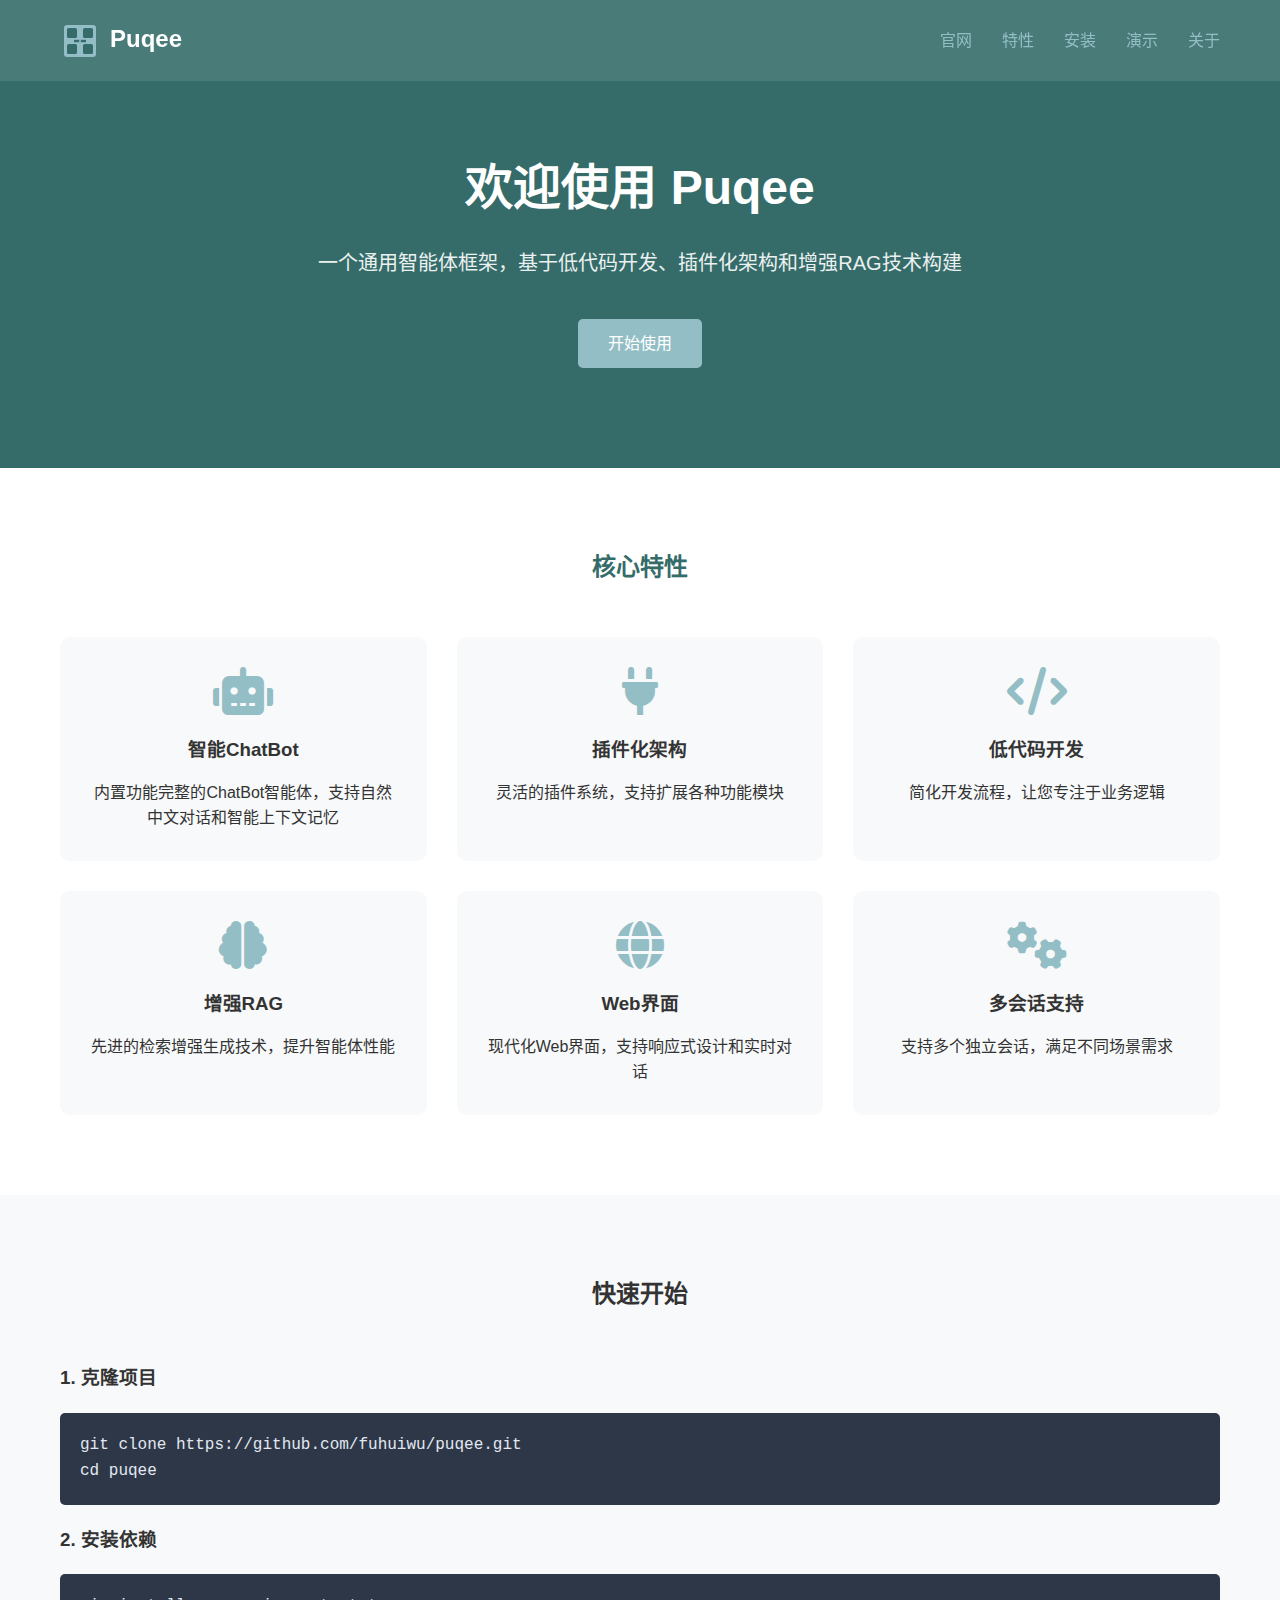
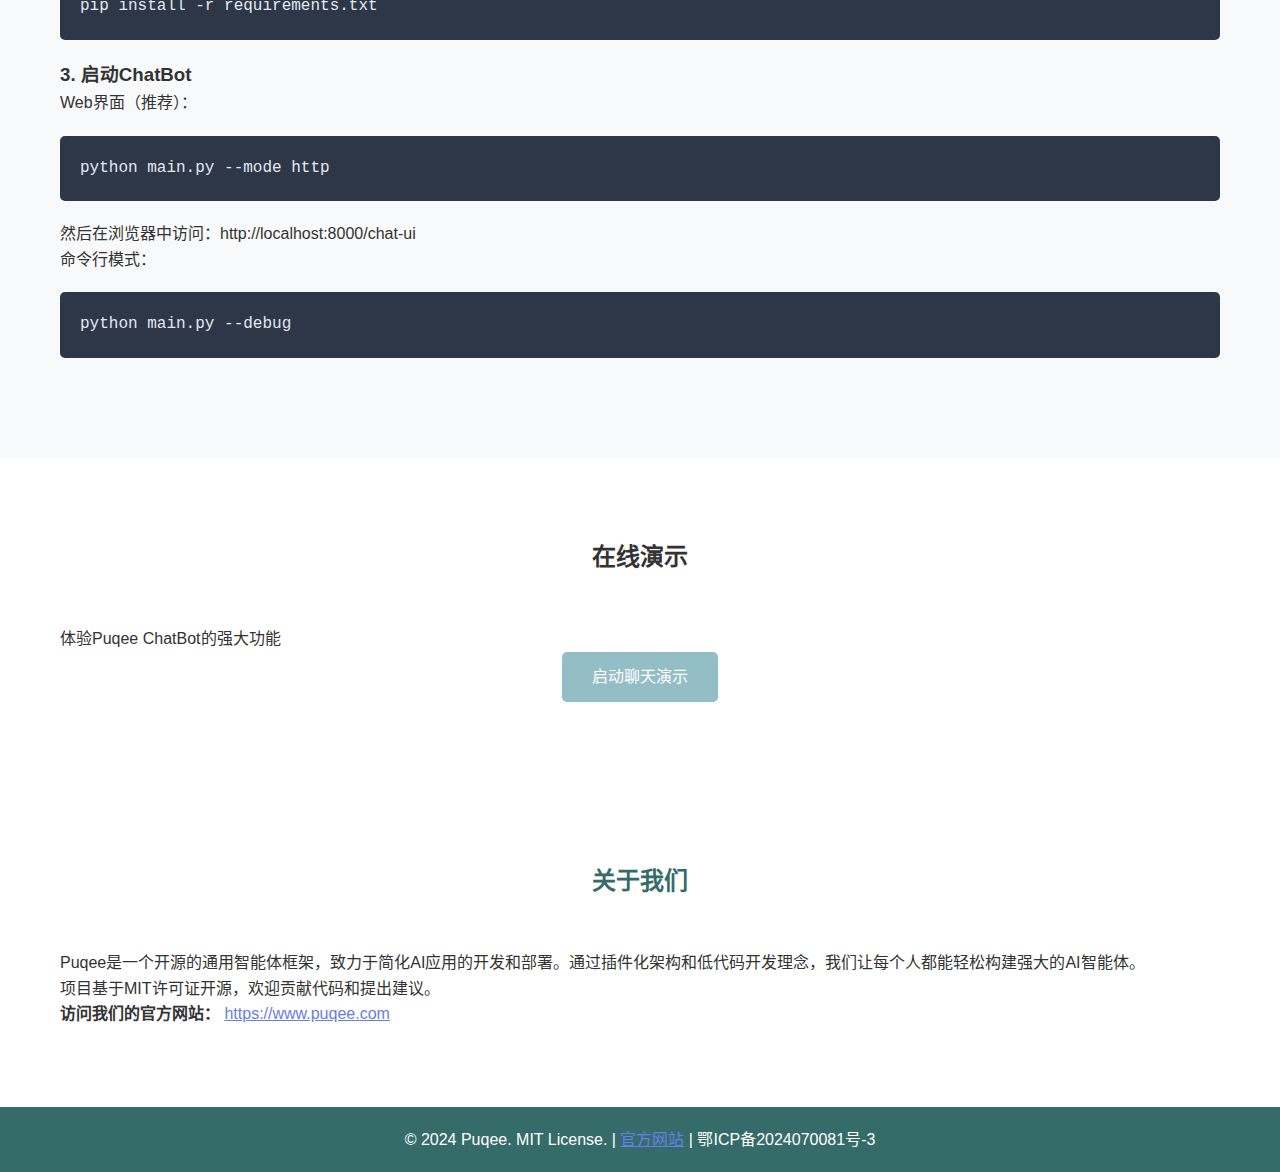
<file: web/site/index.html>
<!DOCTYPE html>
<html lang="zh-CN">
<head>
    <meta charset="UTF-8">
    <meta name="viewport" content="width=device-width, initial-scale=1.0">
    <title>Puqee - 通用智能体框架</title>
    <link rel="icon" href="logo.svg" type="image/svg+xml">
    <link rel="stylesheet" href="https://cdnjs.cloudflare.com/ajax/libs/font-awesome/6.0.0/css/all.min.css">
    <style>
        * {
            margin: 0;
            padding: 0;
            box-sizing: border-box;
        }
        body {
            font-family: 'Segoe UI', Tahoma, Geneva, Verdana, sans-serif;
            line-height: 1.6;
            color: #333;
            background: linear-gradient(135deg, #667eea 0%, #764ba2 100%);
            min-height: 100vh;
        }
        .container {
            max-width: 1200px;
            margin: 0 auto;
            padding: 0 20px;
        }
        header {
            background: rgba(255, 255, 255, 0.1);
            backdrop-filter: blur(10px);
            padding: 20px 0;
            position: fixed;
            width: 100%;
            top: 0;
            z-index: 1000;
        }
        nav {
            display: flex;
            justify-content: space-between;
            align-items: center;
        }
        .logo {
            font-size: 24px;
            font-weight: bold;
            color: white;
        }
        .logo .brand-text {
            color: #356c69;
        }
        nav ul {
            display: flex;
            list-style: none;
        }
        nav ul li {
            margin-left: 30px;
        }
        nav ul li a {
            color: #94bec6; /* Updated secondary color */
            text-decoration: none;
            font-weight: 500;
            transition: opacity 0.3s;
        }
        nav ul li a:hover {
            opacity: 0.8;
        }
        .hero {
            text-align: center;
            padding: 150px 0 100px;
            color: white;
            background-color: #356c69; /* Updated primary color */
        }
        .hero h1 {
            font-size: 48px;
            margin-bottom: 20px;
        }
        .hero p {
            font-size: 20px;
            margin-bottom: 40px;
            opacity: 0.9;
        }
        .btn {
            display: inline-block;
            padding: 12px 30px;
            background: #94bec6; /* Updated secondary color */
            color: white;
            text-decoration: none;
            border-radius: 5px;
            font-weight: 500;
            transition: background 0.3s;
        }
        .btn:hover {
            background: #356c69; /* Updated primary color */
        }
        .features {
            padding: 80px 0;
            background: white;
        }
        .features h2 {
            text-align: center;
            margin-bottom: 50px;
            color: #356c69; /* Updated primary color */
        }
        .feature-grid {
            display: grid;
            grid-template-columns: repeat(auto-fit, minmax(300px, 1fr));
            gap: 30px;
        }
        .feature-card {
            padding: 30px;
            background: #f8f9fa;
            border-radius: 10px;
            text-align: center;
            transition: transform 0.3s;
        }
        .feature-card:hover {
            transform: translateY(-5px);
        }
        .feature-card i {
            font-size: 48px;
            color: #94bec6; /* Updated secondary color */
            margin-bottom: 20px;
        }
        .feature-card h3 {
            margin-bottom: 15px;
            color: #333;
        }
        .installation {
            padding: 80px 0;
            background: #f8f9fa;
        }
        .installation h2 {
            text-align: center;
            margin-bottom: 50px;
            color: #333;
        }
        .code-block {
            background: #2d3748;
            color: #e2e8f0;
            padding: 20px;
            border-radius: 5px;
            font-family: 'Courier New', monospace;
            overflow-x: auto;
            margin: 20px 0;
        }
        footer {
            background: #356c69; /* Updated primary color */
            color: white;
            text-align: center;
            padding: 20px 0;
        }
        .chat-demo {
            padding: 80px 0;
            background: white;
        }
        .chat-demo h2 {
            text-align: center;
            margin-bottom: 50px;
            color: #333;
        }
        .demo-btn {
            text-align: center;
        }
    </style>
</head>
<body>
    <header>
        <nav class="container">
                        <div class="logo"><img src="logo.svg" alt="Puqee Logo" style="height: 40px; vertical-align: middle; margin-right: 10px;"><span style="font-weight: bold;">Puqee</span></div>
            <ul>
                <li><a href="https://www.puqee.com" target="_blank">官网</a></li>
                <li><a href="#features">特性</a></li>
                <li><a href="#installation">安装</a></li>
                <li><a href="#demo">演示</a></li>
                <li><a href="#about">关于</a></li>
            </ul>
        </nav>
    </header>

    <section class="hero">
        <div class="container">
            <h1>欢迎使用 Puqee</h1>
            <p>一个通用智能体框架，基于低代码开发、插件化架构和增强RAG技术构建</p>
            <a href="#installation" class="btn">开始使用</a>
        </div>
    </section>

    <section id="features" class="features">
        <div class="container">
            <h2>核心特性</h2>
            <div class="feature-grid">
                <div class="feature-card">
                    <i class="fas fa-robot"></i>
                    <h3>智能ChatBot</h3>
                    <p>内置功能完整的ChatBot智能体，支持自然中文对话和智能上下文记忆</p>
                </div>
                <div class="feature-card">
                    <i class="fas fa-plug"></i>
                    <h3>插件化架构</h3>
                    <p>灵活的插件系统，支持扩展各种功能模块</p>
                </div>
                <div class="feature-card">
                    <i class="fas fa-code"></i>
                    <h3>低代码开发</h3>
                    <p>简化开发流程，让您专注于业务逻辑</p>
                </div>
                <div class="feature-card">
                    <i class="fas fa-brain"></i>
                    <h3>增强RAG</h3>
                    <p>先进的检索增强生成技术，提升智能体性能</p>
                </div>
                <div class="feature-card">
                    <i class="fas fa-globe"></i>
                    <h3>Web界面</h3>
                    <p>现代化Web界面，支持响应式设计和实时对话</p>
                </div>
                <div class="feature-card">
                    <i class="fas fa-cogs"></i>
                    <h3>多会话支持</h3>
                    <p>支持多个独立会话，满足不同场景需求</p>
                </div>
            </div>
        </div>
    </section>

    <section id="installation" class="installation">
        <div class="container">
            <h2>快速开始</h2>
            <h3>1. 克隆项目</h3>
            <div class="code-block">
git clone https://github.com/fuhuiwu/puqee.git<br>
cd puqee
            </div>
            
            <h3>2. 安装依赖</h3>
            <div class="code-block">
pip install -r requirements.txt
            </div>
            
            <h3>3. 启动ChatBot</h3>
            <p>Web界面（推荐）：</p>
            <div class="code-block">
python main.py --mode http
            </div>
            <p>然后在浏览器中访问：http://localhost:8000/chat-ui</p>
            
            <p>命令行模式：</p>
            <div class="code-block">
python main.py --debug
            </div>
        </div>
    </section>

    <section id="demo" class="chat-demo">
        <div class="container">
            <h2>在线演示</h2>
            <p>体验Puqee ChatBot的强大功能</p>
            <div class="demo-btn">
                <a href="/chat-ui" class="btn">启动聊天演示</a>
            </div>
        </div>
    </section>

    <section id="about" class="features">
        <div class="container">
            <h2>关于我们</h2>
            <p>Puqee是一个开源的通用智能体框架，致力于简化AI应用的开发和部署。通过插件化架构和低代码开发理念，我们让每个人都能轻松构建强大的AI智能体。</p>
            <p>项目基于MIT许可证开源，欢迎贡献代码和提出建议。</p>
            <p><strong>访问我们的官方网站：</strong> <a href="https://www.puqee.com" target="_blank" style="color: #667eea;">https://www.puqee.com</a></p>
        </div>
    </section>

    <footer>
        <div class="container">
            <p>&copy; 2024 Puqee. MIT License. | <a href="https://www.puqee.com" target="_blank" style="color: #667eea;">官方网站</a> | 鄂ICP备2024070081号-3</p>
        </div>
    </footer>

    <script>
        // 平滑滚动
        document.querySelectorAll('a[href^="#"]').forEach(anchor => {
            anchor.addEventListener('click', function (e) {
                e.preventDefault();
                document.querySelector(this.getAttribute('href')).scrollIntoView({
                    behavior: 'smooth'
                });
            });
        });

        // 滚动时改变logo文字颜色
        window.addEventListener('scroll', function() {
            const logoText = document.querySelector('.logo span');
            if (window.scrollY > 0) {
                logoText.style.color = '#356c69';
            } else {
                logoText.style.color = 'white';
            }
        });
    </script>
</body>
</html>
</file>
